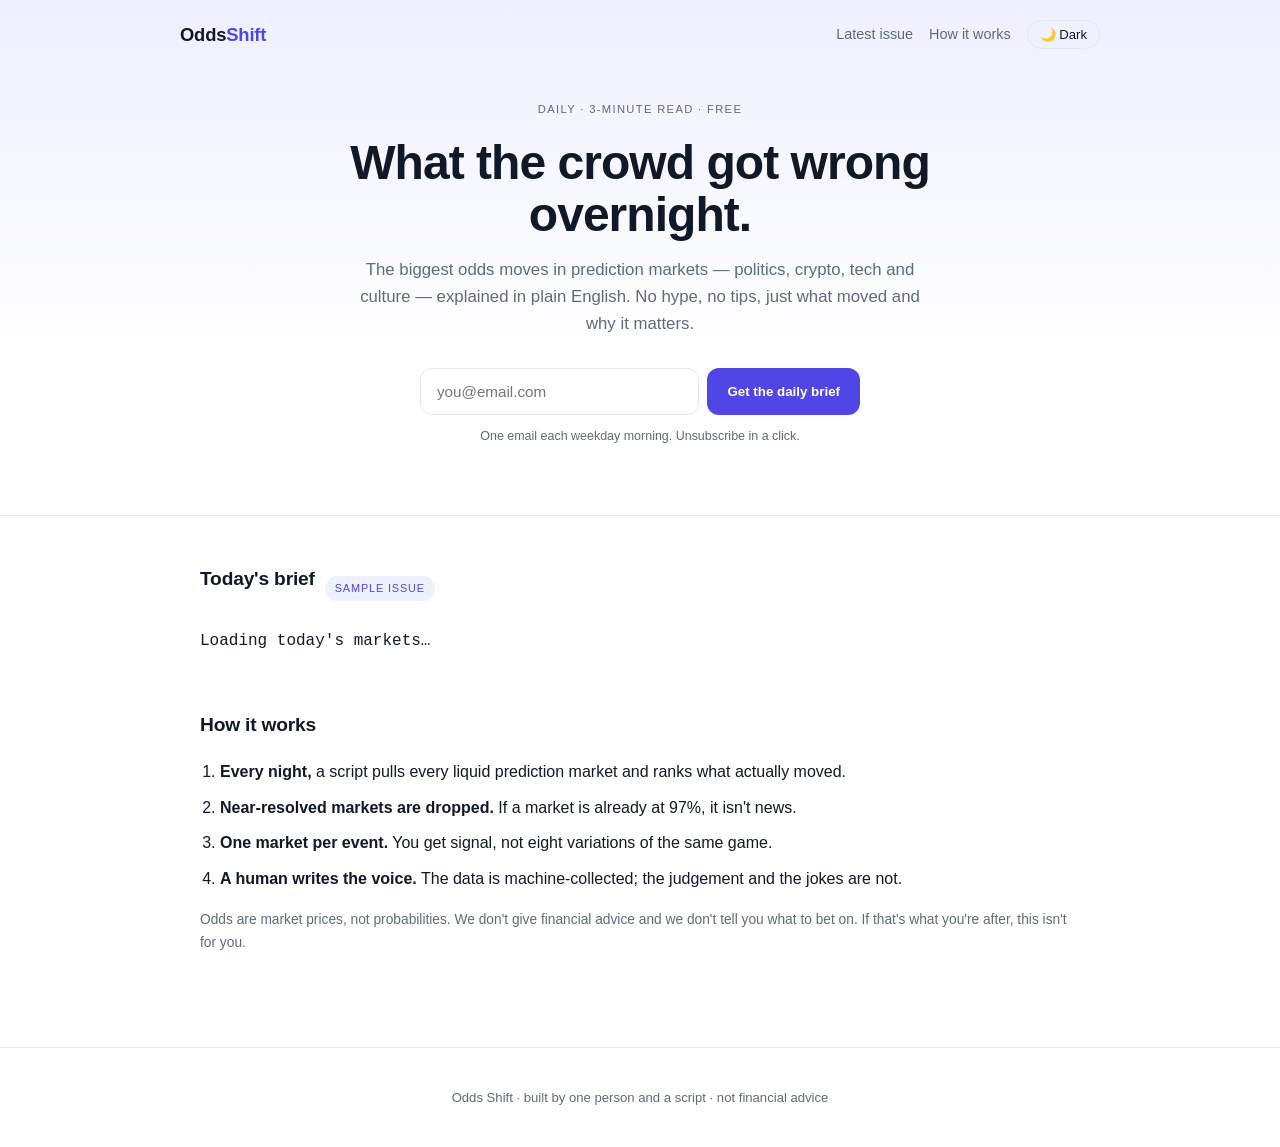
<file: index.html>
<!DOCTYPE html>
<html lang="en">
<head>
<meta charset="utf-8">
<meta name="viewport" content="width=device-width, initial-scale=1">
<title>Odds Shift — what prediction markets moved overnight</title>
<meta name="description" content="A 3-minute daily brief on the biggest moves in prediction markets — politics, crypto, tech and culture. Written for humans, not traders.">
<link rel="stylesheet" href="styles.css">
</head>
<body>
<header class="hero">
  <nav class="nav">
    <a class="brand" href="/">Odds<span>Shift</span></a>
    <div class="nav-links">
      <a href="#latest">Latest issue</a>
      <a href="#how">How it works</a>
      <button id="themeToggle" class="theme-toggle" type="button">🌙 Dark</button>
    </div>
  </nav>
  <div class="hero-inner">
    <p class="kicker">Daily · 3-minute read · free</p>
    <h1>What the crowd got wrong overnight.</h1>
    <p class="sub">The biggest odds moves in prediction markets — politics, crypto, tech and culture —
      explained in plain English. No hype, no tips, just what moved and why it matters.</p>
    <form class="signup" id="signup">
      <input type="email" placeholder="you@email.com" required>
      <button type="submit">Get the daily brief</button>
    </form>
    <p class="fineprint">One email each weekday morning. Unsubscribe in a click.</p>
  </div>
</header>

<main>
  <section class="sample" id="latest">
    <div class="sample-head">
      <h2>Today's brief</h2>
      <span class="badge">sample issue</span>
    </div>
    <pre class="issue" id="issue">Loading today's markets…</pre>
  </section>

  <section class="how" id="how">
    <h2>How it works</h2>
    <ol>
      <li><b>Every night,</b> a script pulls every liquid prediction market and ranks what actually moved.</li>
      <li><b>Near-resolved markets are dropped.</b> If a market is already at 97%, it isn't news.</li>
      <li><b>One market per event.</b> You get signal, not eight variations of the same game.</li>
      <li><b>A human writes the voice.</b> The data is machine-collected; the judgement and the jokes are not.</li>
    </ol>
    <p class="method">Odds are market prices, not probabilities. We don't give financial advice and we
      don't tell you what to bet on. If that's what you're after, this isn't for you.</p>
  </section>
</main>

<footer>
  <p>Odds Shift · built by one person and a script · not financial advice</p>
</footer>

<script src="app.js"></script>
</body>
</html>
</file>
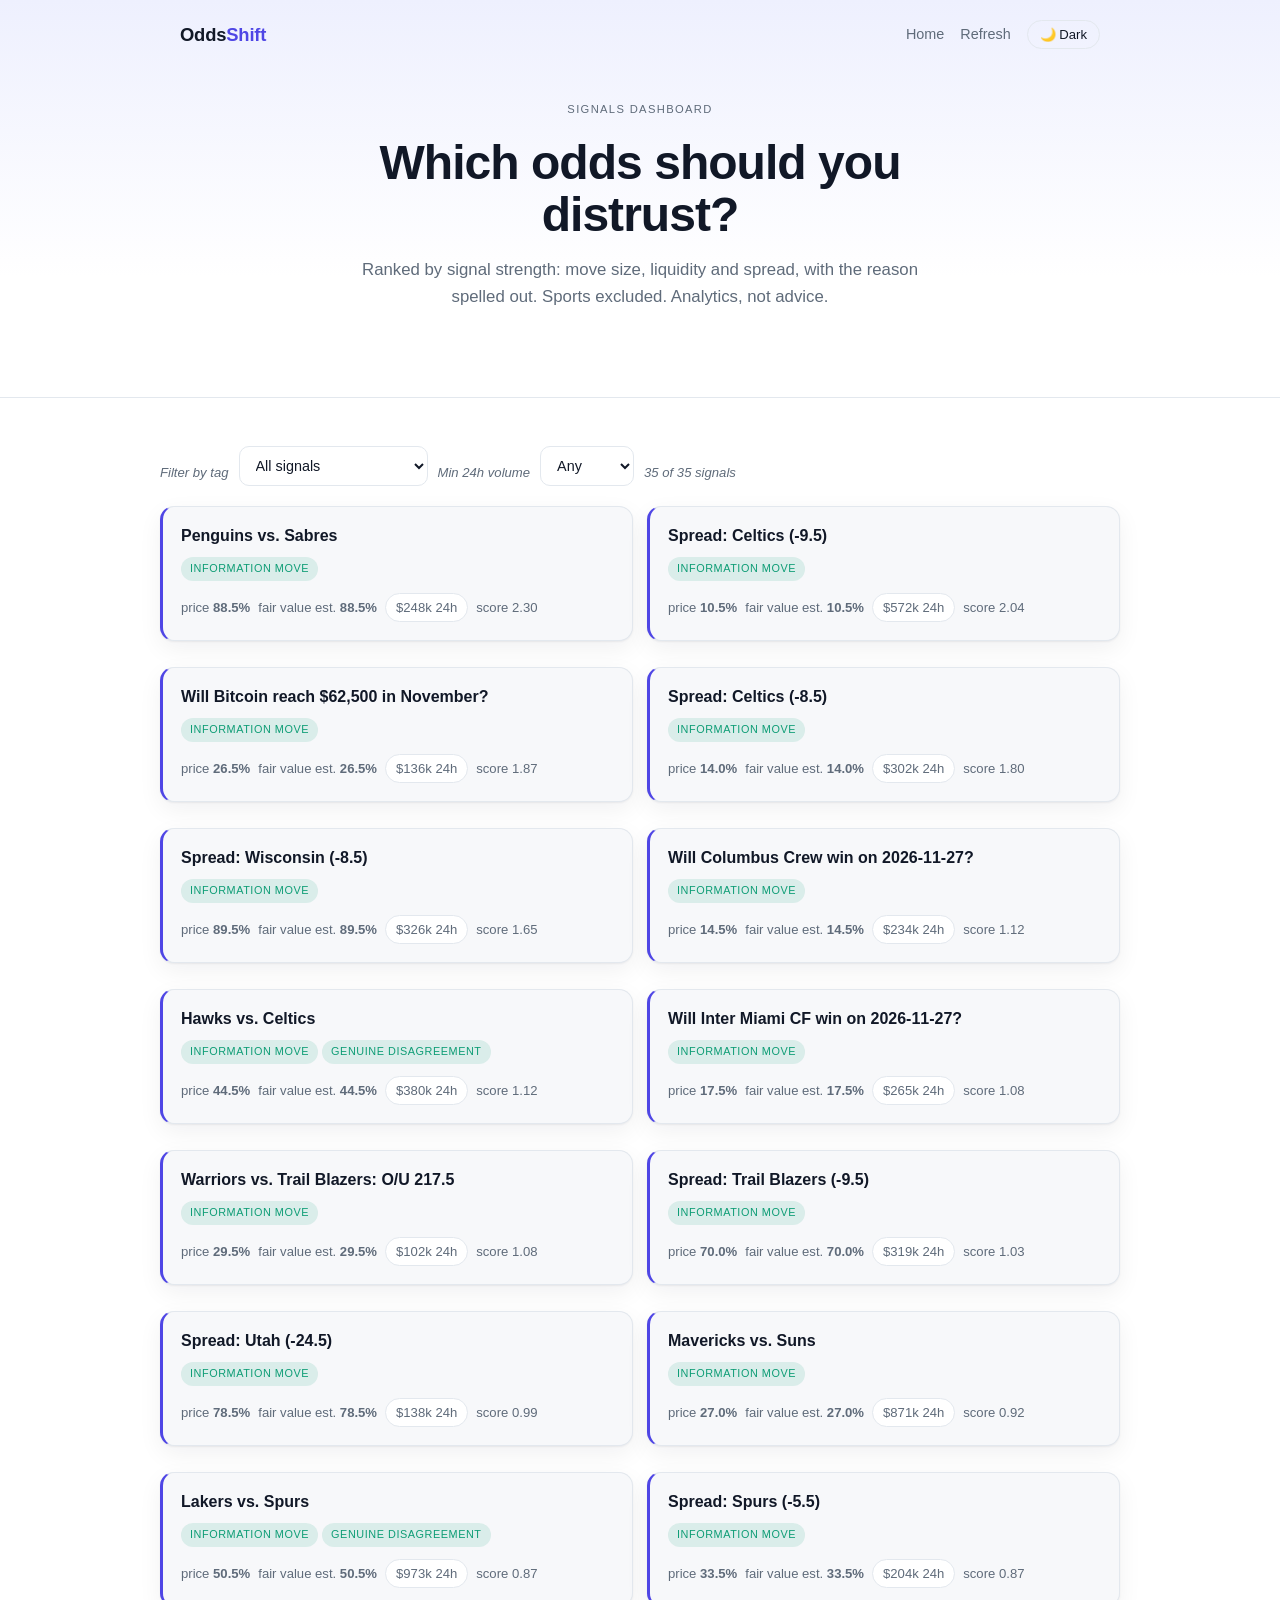
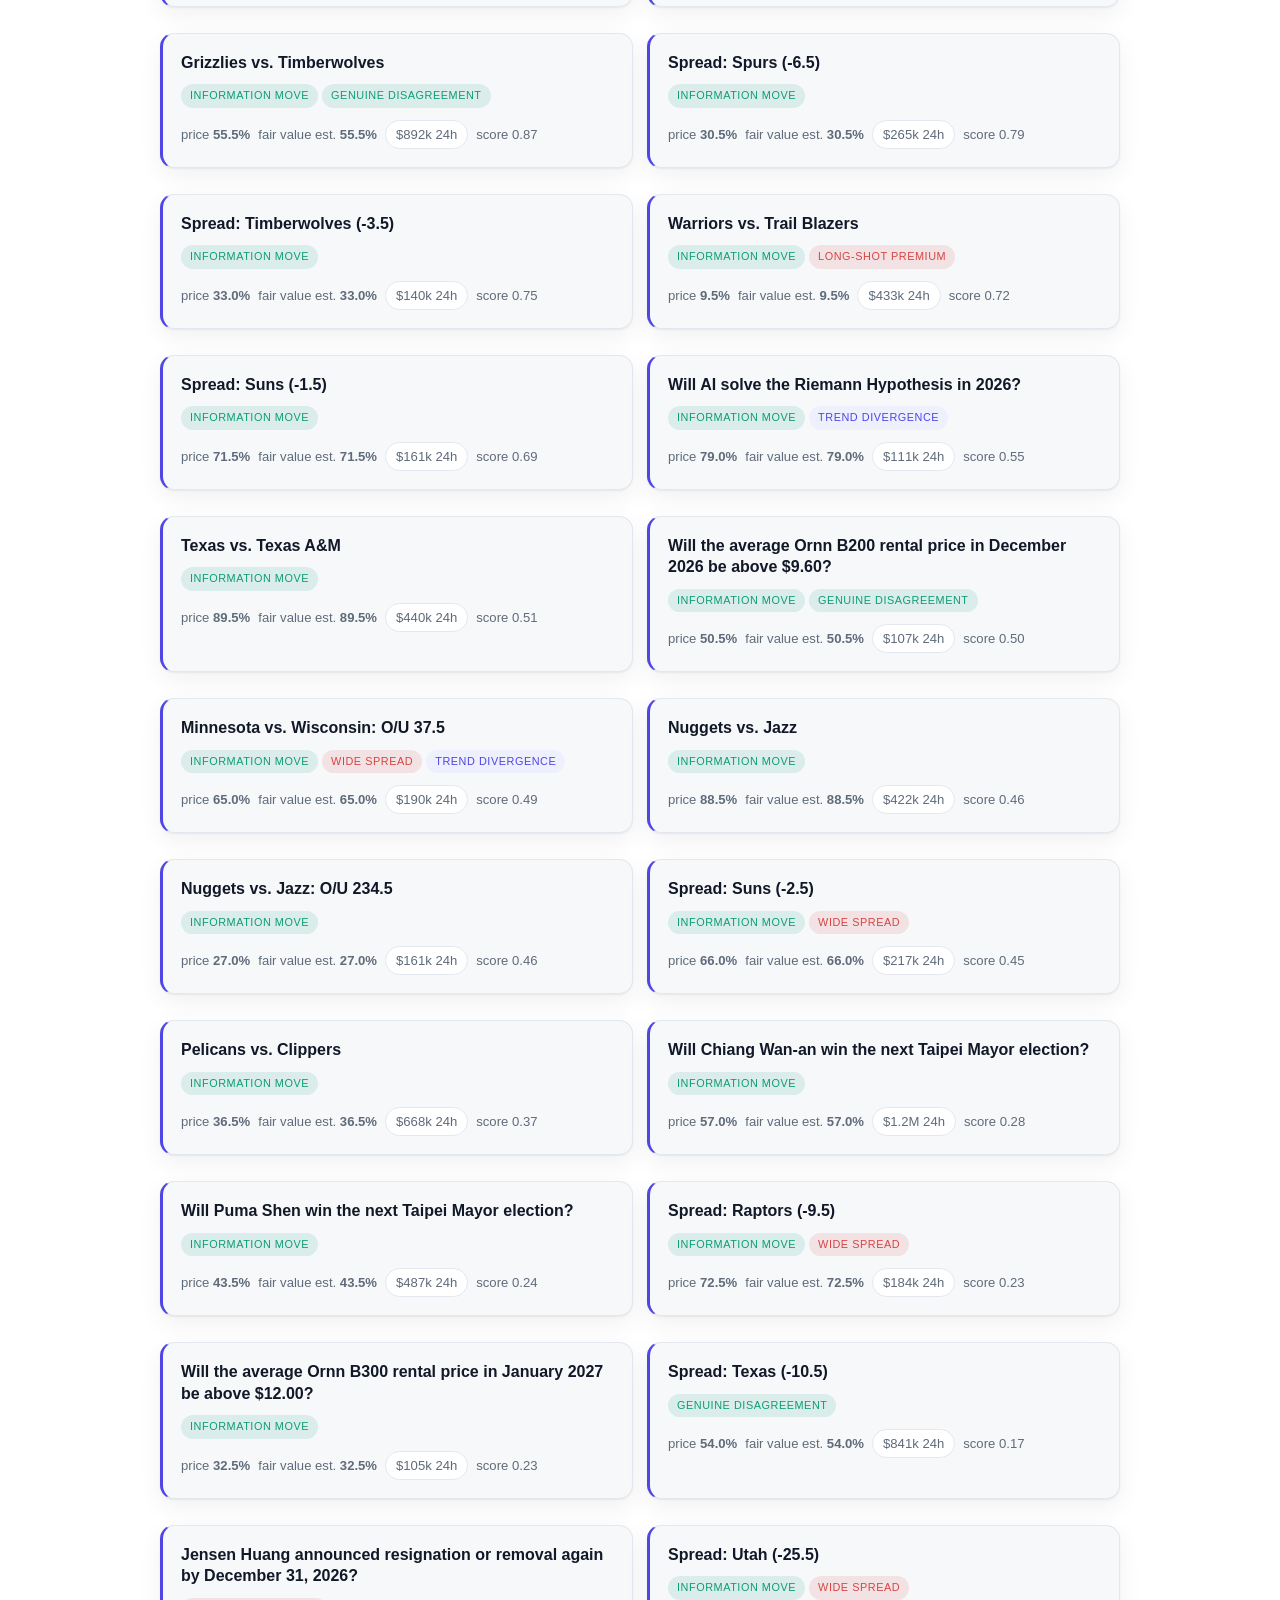
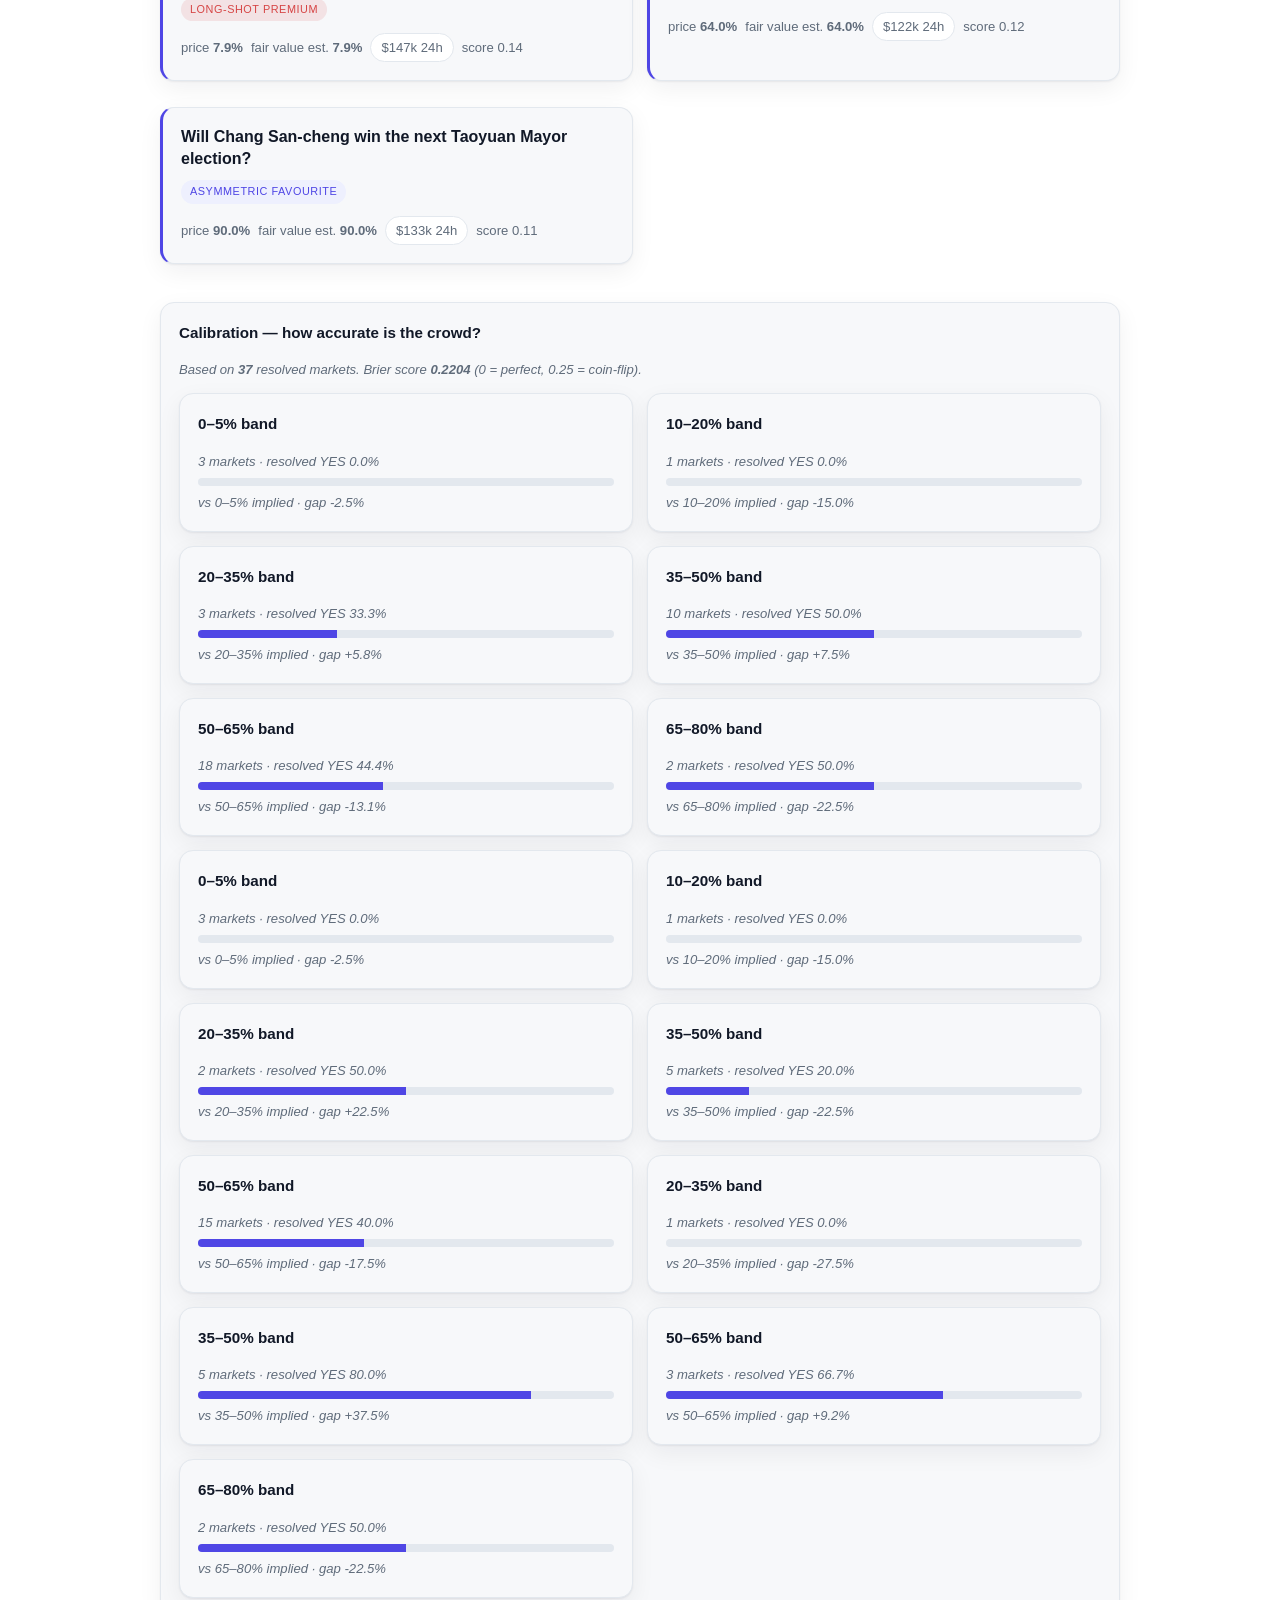
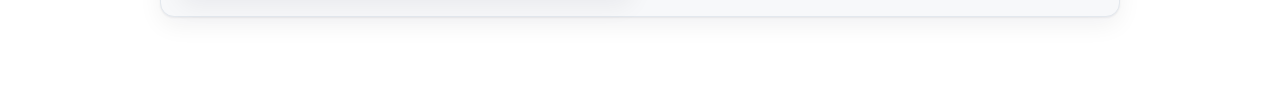
<file: dashboard.html>
<!DOCTYPE html>
<html lang="en">
<head>
<meta charset="utf-8">
<meta name="viewport" content="width=device-width, initial-scale=1">
<title>Odds Shift — Signals Dashboard</title>
<meta name="description" content="Ranked prediction-market signals and calibration data. Which odds should you distrust?">
<link rel="stylesheet" href="styles.css">
<style>
  .toolbar{display:flex;flex-wrap:wrap;gap:10px;align-items:center;margin-bottom:20px}
  .toolbar select,.toolbar input{padding:10px 12px;border-radius:10px;border:1px solid var(--line);
    background:var(--bg);color:var(--ink);font-size:.9rem}
  .sig{border-left:3px solid var(--accent)}
  .tag{display:inline-block;font-size:.68rem;text-transform:uppercase;letter-spacing:.05em;
    padding:3px 9px;border-radius:999px;background:var(--accent-soft);color:var(--accent);margin:2px 4px 2px 0}
  .tag.warn{background:rgba(214,69,69,.12);color:var(--bad)}
  .tag.ok{background:rgba(15,157,118,.12);color:var(--good)}
  .score{font-variant-numeric:tabular-nums;color:var(--muted);font-size:.82rem}
  .grid{display:grid;gap:14px}
  @media(min-width:760px){.grid{grid-template-columns:1fr 1fr}}
  .panel{background:var(--panel);border:1px solid var(--line);border-radius:var(--radius);
    padding:18px;box-shadow:var(--shadow)}
  .panel h3{margin:0 0 10px;font-size:.95rem}
  .bar{height:8px;border-radius:999px;background:var(--line);overflow:hidden;margin-top:6px}
  .bar span{display:block;height:100%;background:var(--accent)}
  .note{color:var(--muted);font-size:.82rem}
</style>
</head>
<body>
<header class="hero">
  <nav class="nav">
    <a class="brand" href="index.html">Odds<span>Shift</span></a>
    <div class="nav-links">
      <a href="index.html">Home</a>
      <a href="#" id="refresh">Refresh</a>
      <button id="themeToggle" class="theme-toggle" type="button">🌙 Dark</button>
    </div>
  </nav>
  <div class="hero-inner">
    <p class="kicker">signals dashboard</p>
    <h1>Which odds should you distrust?</h1>
    <p class="sub">Ranked by signal strength: move size, liquidity and spread, with the reason
      spelled out. Sports excluded. Analytics, not advice.</p>
  </div>
</header>

<main style="max-width:1000px">
  <div class="toolbar">
    <label class="note">Filter by tag</label>
    <select id="tagFilter"><option value="">All signals</option></select>
    <label class="note">Min 24h volume</label>
    <select id="volFilter">
      <option value="0">Any</option><option value="50000">$50k+</option>
      <option value="100000">$100k+</option><option value="250000">$250k+</option>
    </select>
    <span class="note" id="count"></span>
  </div>

  <div class="grid" id="signals"></div>

  <section class="panel" style="margin-top:26px">
    <h3>Calibration — how accurate is the crowd?</h3>
    <p class="note" id="calib">Loading…</p>
    <div id="calibBands" class="grid"></div>
  </section>
</main>

<script src="dashboard.js"></script>
</body>
</html>
</file>
<file: styles.css>
:root{
  --bg:#ffffff; --panel:#f7f8fa; --line:#e3e8ee; --ink:#111827; --muted:#5f6b7a;
  --accent:#4f46e5; --accent-soft:#eef0fe; --good:#0f9d76; --bad:#d64545;
  --radius:14px; --shadow:0 1px 2px rgba(16,24,40,.06), 0 8px 24px rgba(16,24,40,.06);
}
[data-theme="dark"]{
  --bg:#0b0e14; --panel:#131822; --line:#232b38; --ink:#e8edf5; --muted:#8b98a9;
  --accent:#8b87ff; --accent-soft:#1b1f34; --good:#2ee6a8; --bad:#ff7b7b;
  --shadow:0 8px 30px rgba(0,0,0,.4);
}
*{box-sizing:border-box}
body{margin:0;background:var(--bg);color:var(--ink);
  font:16px/1.6 ui-sans-serif,-apple-system,"Segoe UI",Roboto,Helvetica,Arial,sans-serif}
a{color:var(--accent);text-decoration:none}
a:hover{text-decoration:underline}

.hero{border-bottom:1px solid var(--line);
  background:linear-gradient(180deg,var(--accent-soft),transparent 70%);padding:0 20px 56px}
.nav{max-width:920px;margin:0 auto;display:flex;justify-content:space-between;align-items:center;
  padding:20px 0;gap:12px}
.brand{font-weight:800;font-size:1.15rem;letter-spacing:-.01em;color:var(--ink)}
.brand span{color:var(--accent)}
.nav-links{display:flex;align-items:center;gap:16px}
.nav-links a{color:var(--muted);font-size:.9rem}
.theme-toggle{background:transparent;border:1px solid var(--line);color:var(--ink);
  border-radius:999px;padding:6px 12px;font-size:.82rem;cursor:pointer}
.theme-toggle:hover{border-color:var(--accent)}

.hero-inner{max-width:720px;margin:32px auto 0;text-align:center}
.kicker{text-transform:uppercase;letter-spacing:.12em;font-size:.7rem;color:var(--muted);margin:0 0 18px}
h1{font-size:clamp(1.9rem,5vw,3rem);line-height:1.08;letter-spacing:-.02em;margin:0 0 16px}
.sub{color:var(--muted);font-size:1.05rem;margin:0 auto 30px;max-width:560px}
.signup{display:flex;gap:8px;max-width:440px;margin:0 auto}
.signup input{flex:1;padding:14px 16px;border-radius:12px;border:1px solid var(--line);
  background:var(--bg);color:var(--ink);font-size:.95rem}
.signup button{padding:14px 20px;border:none;border-radius:12px;background:var(--accent);
  color:#fff;font-weight:700;cursor:pointer;white-space:nowrap}
.signup button:hover{filter:brightness(1.08)}
.fineprint{color:var(--muted);font-size:.78rem;margin-top:12px}

main{max-width:920px;margin:0 auto;padding:48px 20px 80px}
h2{font-size:1.2rem;letter-spacing:-.01em;margin:0 0 18px}
.sample-head{display:flex;align-items:center;gap:10px;margin-bottom:14px}
.badge{font-size:.68rem;text-transform:uppercase;letter-spacing:.08em;background:var(--accent-soft);
  color:var(--accent);padding:4px 10px;border-radius:999px}

.card{background:var(--panel);border:1px solid var(--line);border-radius:var(--radius);
  padding:18px;margin-bottom:12px;box-shadow:var(--shadow)}
.card h3{margin:0 0 8px;font-size:1rem;line-height:1.35}
.row{display:flex;flex-wrap:wrap;gap:8px;align-items:center;font-size:.82rem;color:var(--muted)}
.chip{background:var(--bg);border:1px solid var(--line);border-radius:999px;padding:3px 10px}
.up{color:var(--good);font-weight:600}
.down{color:var(--bad);font-weight:600}
.insights{background:var(--panel);border:1px solid var(--line);border-left:4px solid var(--accent);
  border-radius:0 var(--radius) var(--radius) 0;padding:18px;margin-bottom:22px}
.insights li{margin-bottom:10px}
.insights li:last-child{margin-bottom:0}
.note{font-size:.78rem;color:var(--muted);font-style:italic;margin-top:14px}

.how{margin-top:56px}
.how ol{padding-left:20px}
.how li{margin-bottom:10px;color:var(--ink)}
.method{color:var(--muted);font-size:.86rem;margin-top:18px}
footer{border-top:1px solid var(--line);padding:26px 20px;text-align:center;
  color:var(--muted);font-size:.82rem}
</file>
